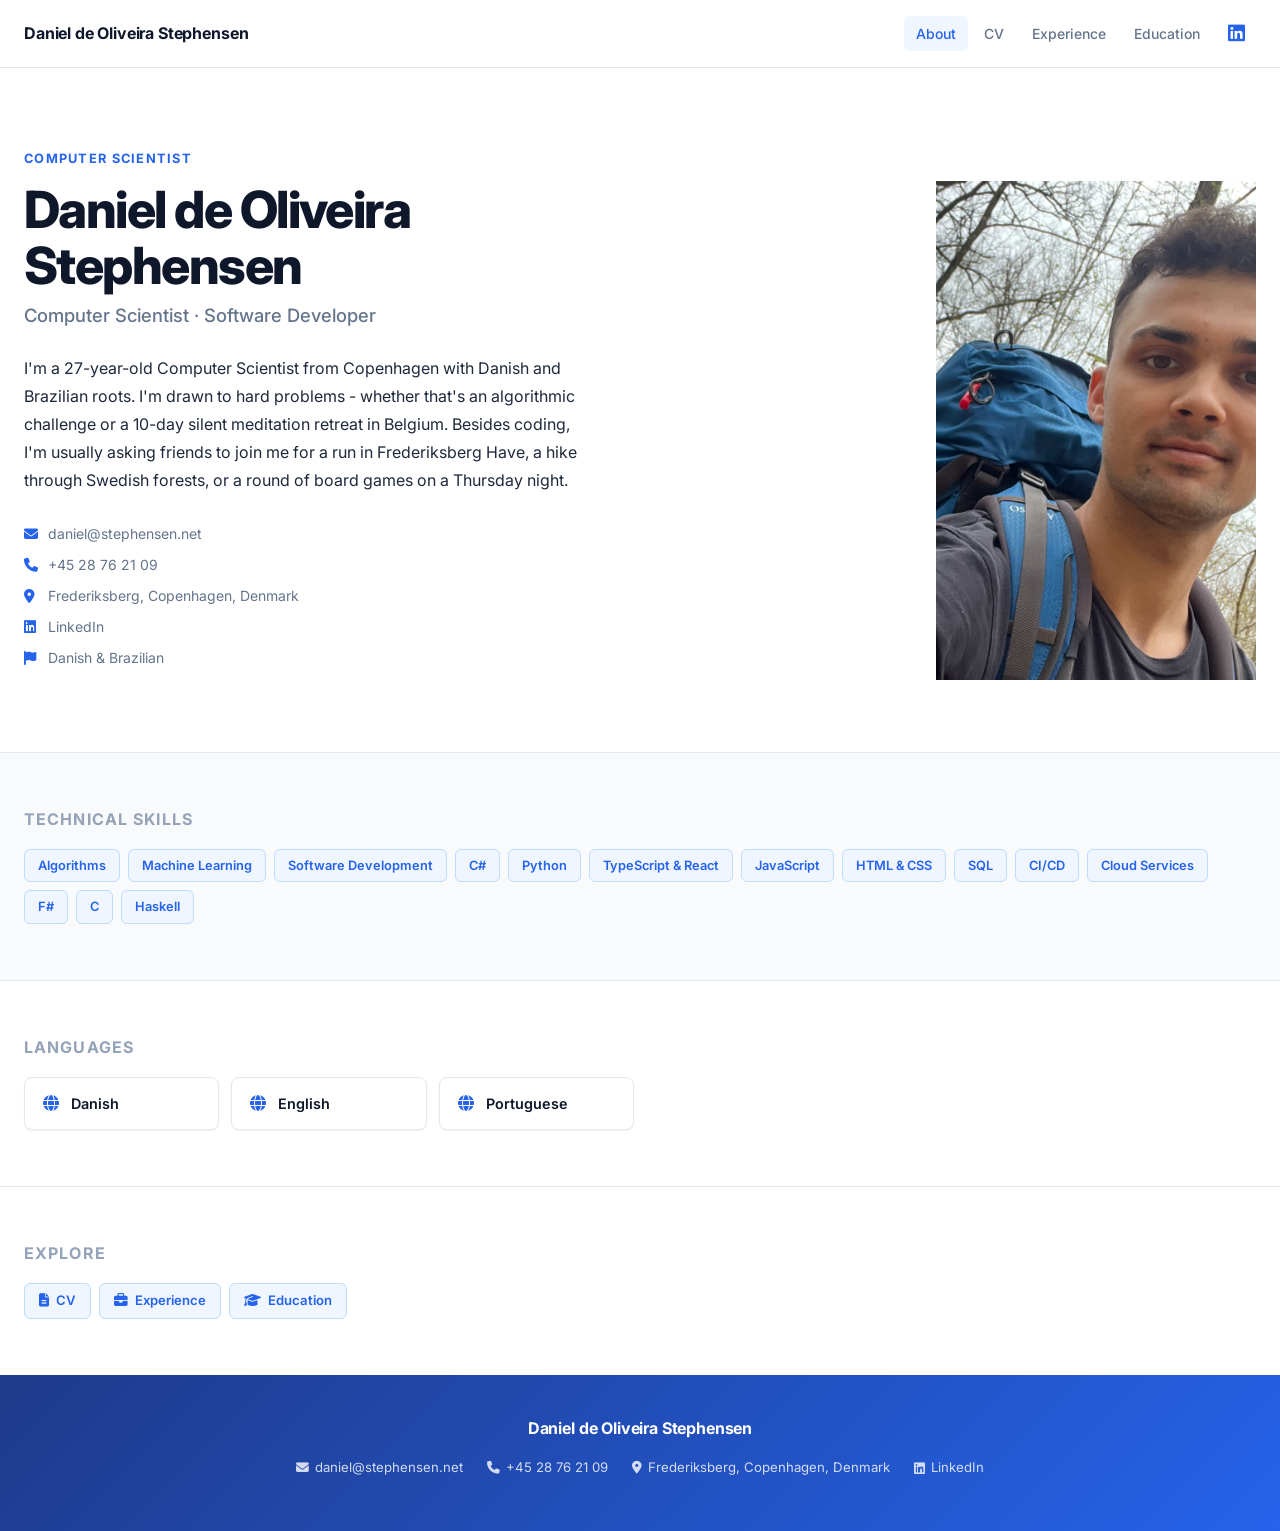
<file: index.html>
<!DOCTYPE html>
<html lang="en">
<head>
  <meta charset="UTF-8">
  <meta name="viewport" content="width=device-width, initial-scale=1.0">
  <title>Daniel de Oliveira Stephensen — Computer Scientist</title>
  <meta name="description" content="Personal website of Daniel de Oliveira Stephensen, Computer Scientist at the University of Copenhagen.">
  <link rel="preconnect" href="https://fonts.googleapis.com">
  <link rel="preconnect" href="https://fonts.gstatic.com" crossorigin>
  <link href="https://fonts.googleapis.com/css2?family=Inter:wght@400;500;600;700;800&display=swap" rel="stylesheet">
  <link rel="stylesheet" href="https://cdnjs.cloudflare.com/ajax/libs/font-awesome/6.5.0/css/all.min.css">
  <link rel="stylesheet" href="assets/css/styles.css">
</head>
<body>

  <!-- ── Navigation ───────────────────────────────────────────────── -->
  <nav class="nav" role="navigation">
    <div class="nav-inner">
      <a class="nav-logo" href="/">Daniel de Oliveira Stephensen</a>
      <button class="nav-toggle" aria-label="Toggle navigation" aria-expanded="false">
        <span></span><span></span><span></span>
      </button>
      <div class="nav-links">
        <a href="/" class="active">About</a>
        <a href="/cv">CV</a>
        <a href="/experience">Experience</a>
        <a href="/education">Education</a>
        <a href="https://www.linkedin.com/in/danielstephensen" target="_blank" rel="noopener" class="nav-linkedin" aria-label="LinkedIn">
          <i class="fa-brands fa-linkedin"></i>
        </a>
      </div>
    </div>
  </nav>

  <!-- ── Hero ─────────────────────────────────────────────────────── -->
  <main class="page">
    <section class="hero">
      <p class="hero-inner hero-eyebrow">Computer Scientist</p>
      <div>
        <div class="hero-inner" style="align-items: flex-start;">
          <div class="hero-text">
            
            <h1 class="hero-name">Daniel de Oliveira<br>Stephensen</h1>
            <p class="hero-title">Computer Scientist · Software Developer</p>
            <p class="hero-bio">
              I'm a <span id="hero-age"></span>-year-old Computer Scientist from Copenhagen with Danish and Brazilian roots.
              I'm drawn to hard problems - whether that's an algorithmic challenge or a 10-day silent
              meditation retreat in Belgium. Besides coding, I'm usually asking friends to join me
              for a run in Frederiksberg Have, a hike through Swedish forests, or a round of board games on a
              Thursday night.
            </p>
            <div class="hero-contact">
              <a href="mailto:daniel@stephensen.net">
                <i class="fa-solid fa-envelope"></i>daniel@stephensen.net
              </a>
              <a href="tel:+4528762109">
                <i class="fa-solid fa-phone"></i>+45 28 76 21 09
              </a>
              <span>
                <a href="https://www.google.com/maps/search/?api=1&query=Frederiksberg+Copenhagen+Denmark" target="_blank">
                  <i class="fa-solid fa-location-dot"></i>
                  Frederiksberg, Copenhagen, Denmark
                </a>
              </span>
              <a href="https://www.linkedin.com/in/danielstephensen" target="_blank" rel="noopener">
                <i class="fa-brands fa-linkedin"></i>LinkedIn
              </a>
              <span>
                <i class="fa-solid fa-flag"></i>Danish &amp; Brazilian
              </span>
            </div>
          </div>

          <!-- Replace profile.jpg with your own photo -->
          <div>
            <img
              src="assets/images/profile.png"
              alt="Daniel de Oliveira Stephensen"
            >
          </div>
        </div>
      </div>
    </section>

    <hr class="divider">

    <!-- ── Skills ───────────────────────────────────────────────────── -->
    <section class="info-section">
      <div class="info-section-inner">
        <h2>Technical Skills</h2>
        <div class="tag-grid">
          <span class="tag tech">Algorithms</span>
          <span class="tag tech">Machine Learning</span>
          <span class="tag tech">Software Development</span>
          <span class="tag tech">C#</span>
          <span class="tag tech">Python</span>
          <span class="tag tech">TypeScript &amp; React</span>
          <span class="tag tech">JavaScript</span>
          <span class="tag tech">HTML &amp; CSS</span>
          <span class="tag tech">SQL</span>
          <span class="tag tech">CI/CD</span>
          <span class="tag tech">Cloud Services</span>
          <span class="tag tech">F#</span>
          <span class="tag tech">C</span>
          <span class="tag tech">Haskell</span>
          
          
        </div>
      </div>
    </section>

    <!-- ── Languages ────────────────────────────────────────────────── -->
    <section class="info-section">
      <div class="info-section-inner">
        <h2>Languages</h2>
        <div class="lang-grid">
          <div class="lang-item"><i class="fa-solid fa-globe"></i><span>Danish</span></div>
          <div class="lang-item"><i class="fa-solid fa-globe"></i><span>English</span></div>
          <div class="lang-item"><i class="fa-solid fa-globe"></i><span>Portuguese</span></div>
        </div>
      </div>
    </section>

    <!-- ── Quick links ───────────────────────────────────────────────── -->
    <section class="info-section">
      <div class="info-section-inner">
        <h2>Explore</h2>
        <div class="tag-grid">
          <a href="/cv"  class="btn-link"><i class="fa-solid fa-file-lines"></i>CV</a>
          <a href="/experience" class="btn-link"><i class="fa-solid fa-briefcase"></i>Experience</a>
          <a href="/education"  class="btn-link"><i class="fa-solid fa-graduation-cap"></i>Education</a>
        </div>
      </div>
    </section>
  </main>

  <!-- ── Footer ───────────────────────────────────────────────────── -->
  <footer class="footer">
    <p class="footer-name">Daniel de Oliveira Stephensen</p>
    <div class="footer-contacts">
      <a href="mailto:daniel@stephensen.net"><i class="fa-solid fa-envelope"></i>daniel@stephensen.net</a>
      <a href="tel:+4528762109"><i class="fa-solid fa-phone"></i>+45 28 76 21 09</a>
      <span>
        <a href="https://www.google.com/maps/search/?api=1&query=Frederiksberg+Copenhagen+Denmark" target="_blank">
          <i class="fa-solid fa-location-dot"></i>
          Frederiksberg, Copenhagen, Denmark
        </a>
      </span>
      <a href="https://www.linkedin.com/in/danielstephensen" target="_blank" rel="noopener"><i class="fa-brands fa-linkedin"></i>LinkedIn</a>
    </div>
  </footer>

  <script src="assets/js/main.js"></script>
</body>
</html>
</file>
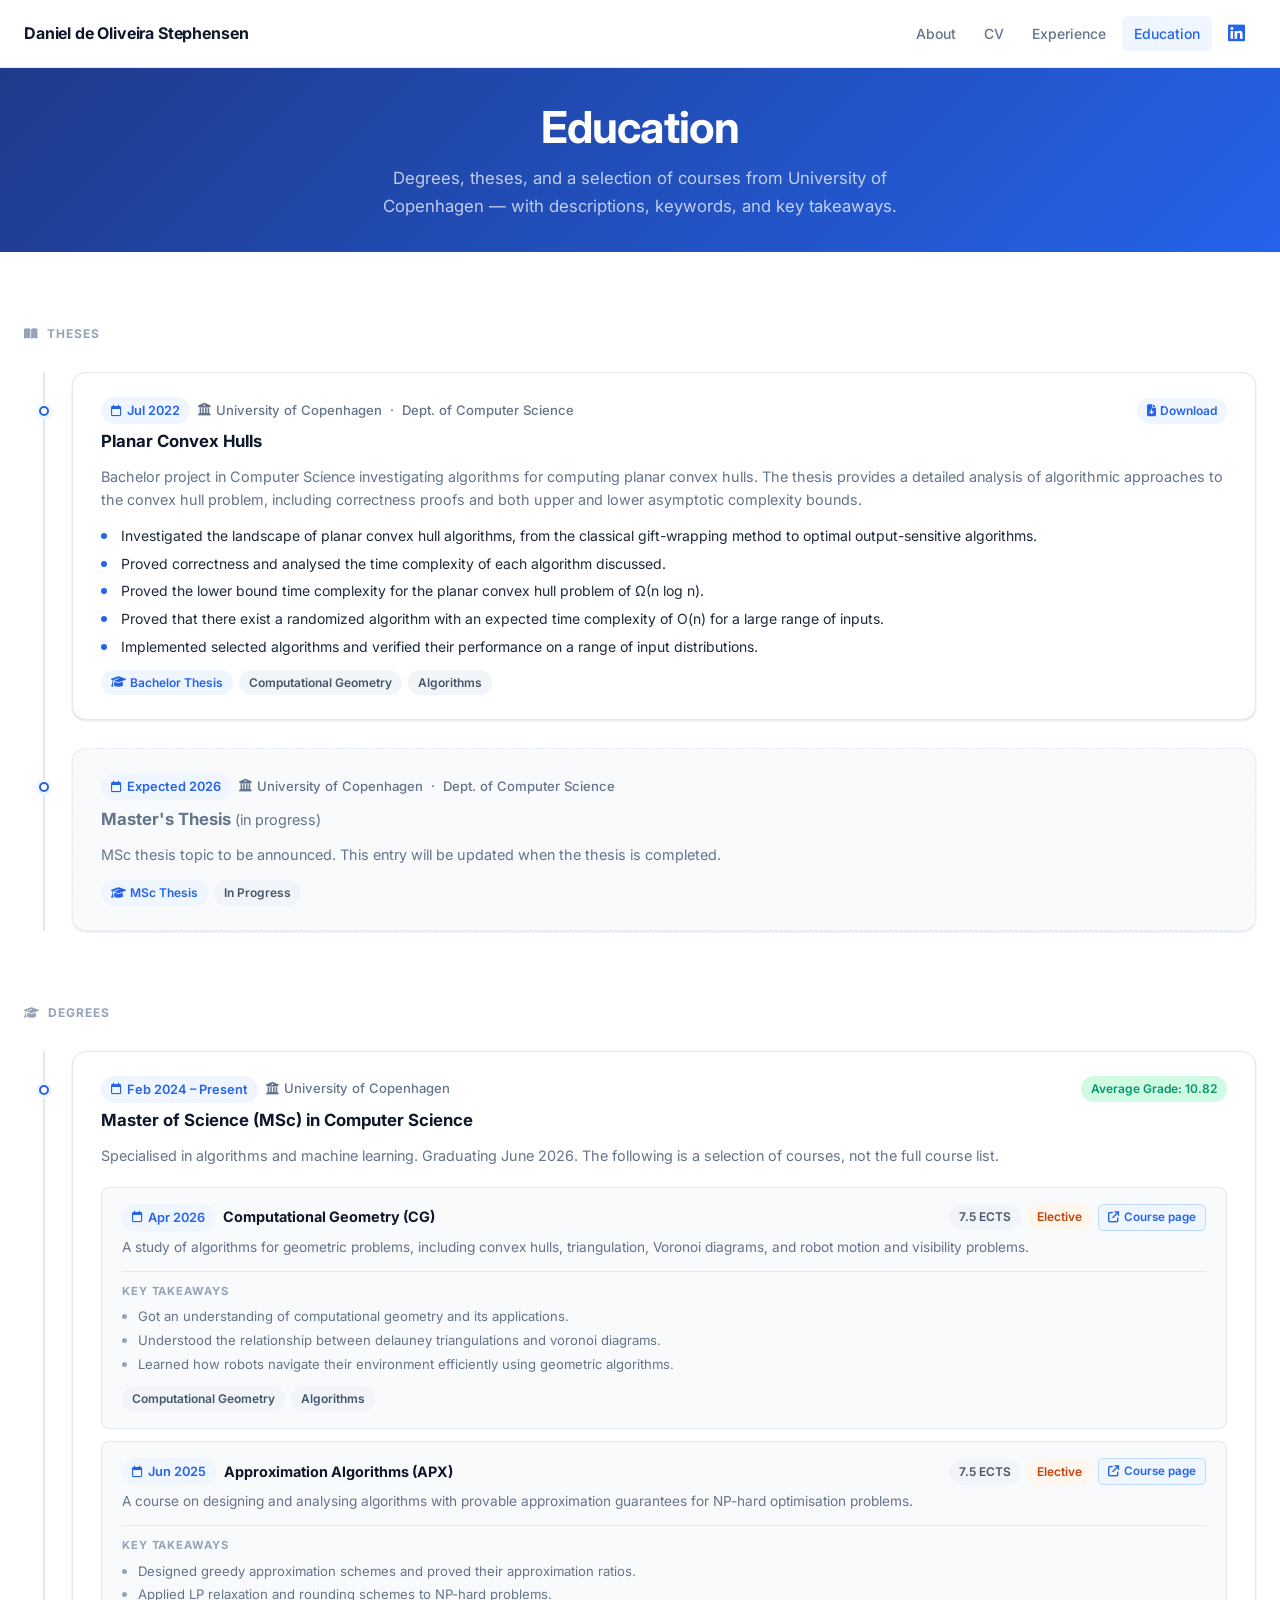
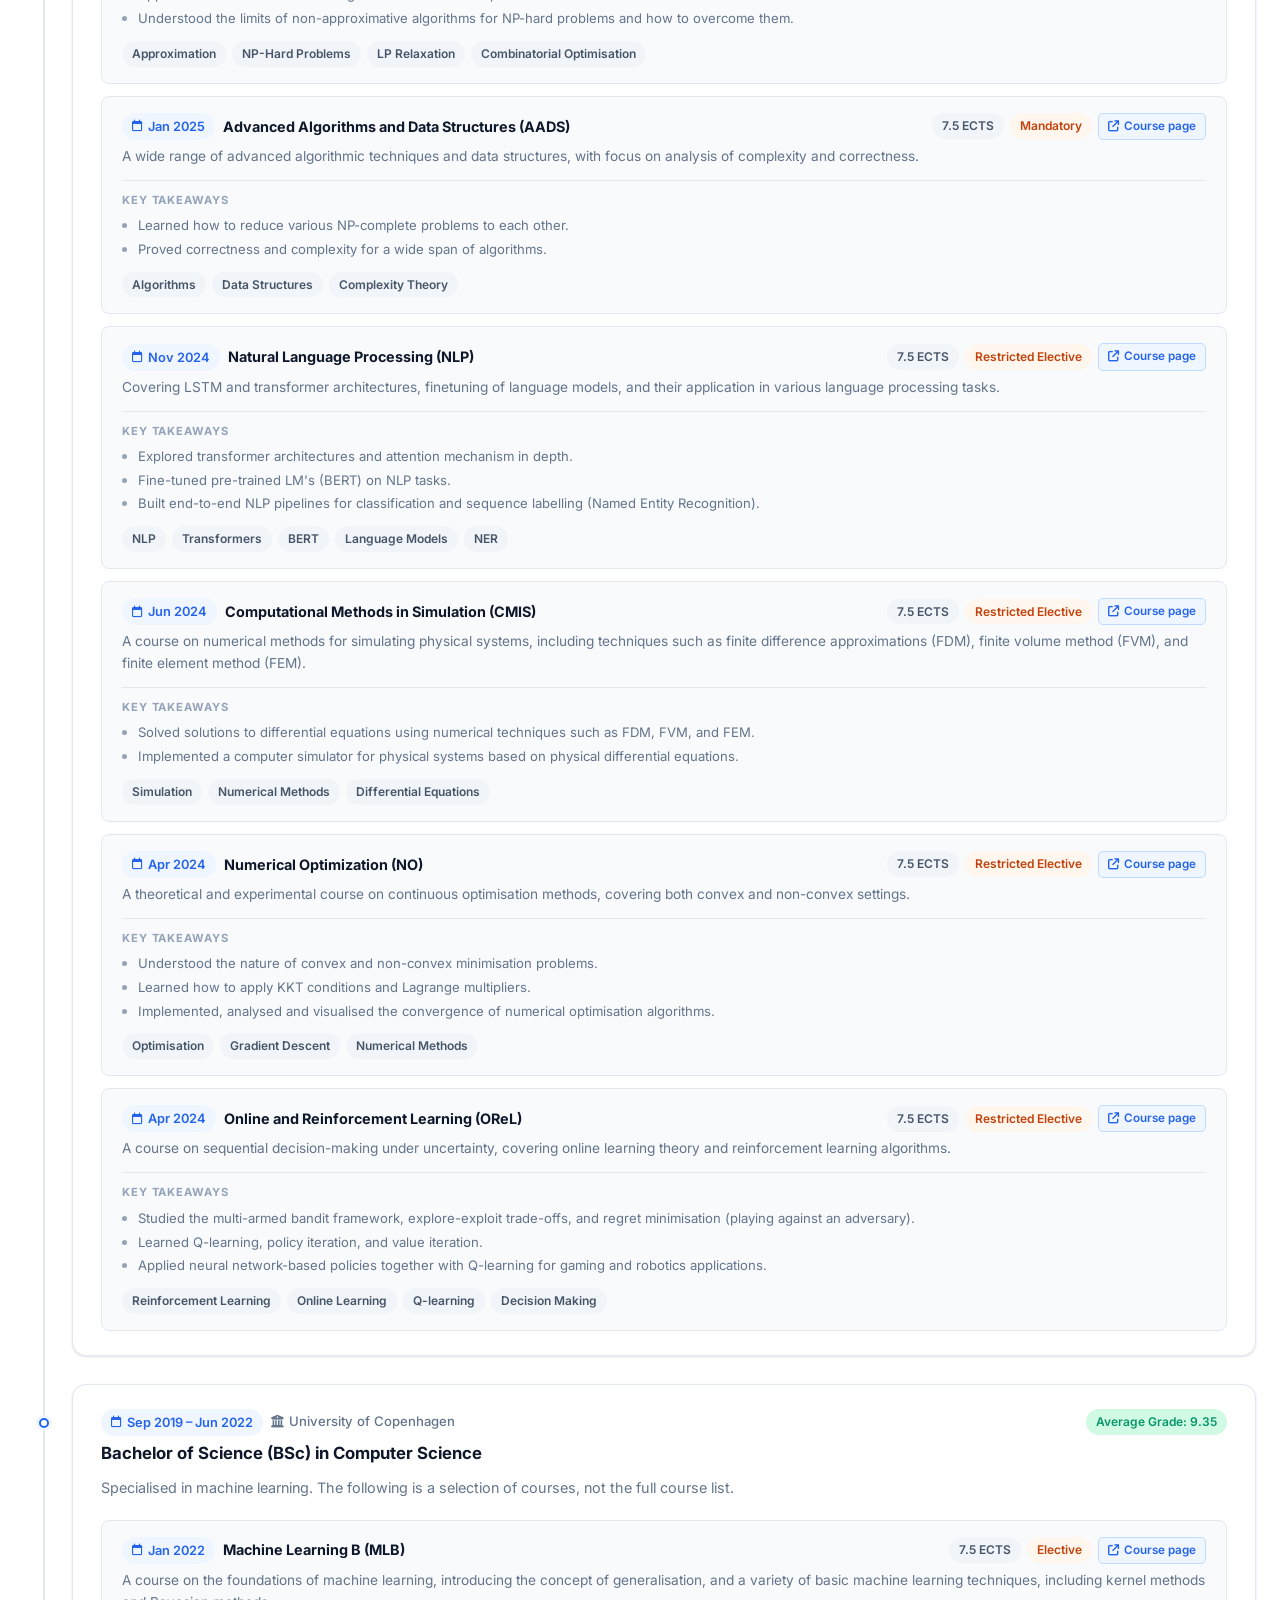
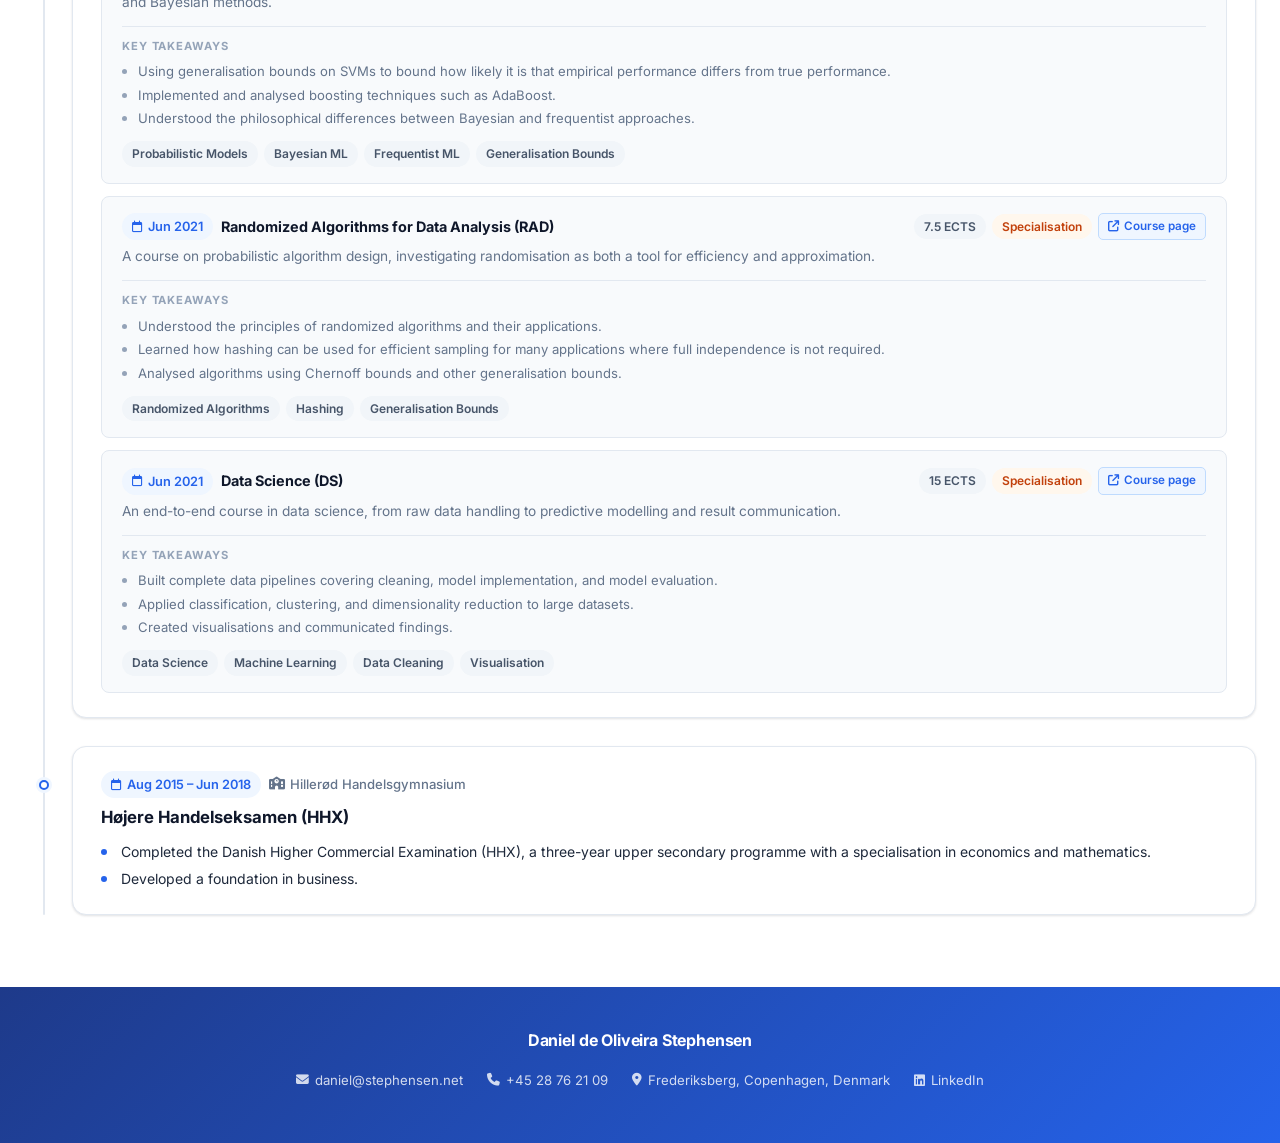
<file: education.html>
<!DOCTYPE html>
<html lang="en">
<head>
  <meta charset="UTF-8">
  <meta name="viewport" content="width=device-width, initial-scale=1.0">
  <title>Education — Daniel de Oliveira Stephensen</title>
  <meta name="description" content="Educational background of Daniel de Oliveira Stephensen, including university courses.">
  <link rel="preconnect" href="https://fonts.googleapis.com">
  <link rel="preconnect" href="https://fonts.gstatic.com" crossorigin>
  <link href="https://fonts.googleapis.com/css2?family=Inter:wght@400;500;600;700;800&display=swap" rel="stylesheet">
  <link rel="stylesheet" href="https://cdnjs.cloudflare.com/ajax/libs/font-awesome/6.5.0/css/all.min.css">
  <link rel="stylesheet" href="assets/css/styles.css">
</head>
<body>

  <!-- ── Navigation ───────────────────────────────────────────────── -->
  <nav class="nav" role="navigation">
    <div class="nav-inner">
      <a class="nav-logo" href="/">Daniel de Oliveira Stephensen</a>
      <button class="nav-toggle" aria-label="Toggle navigation" aria-expanded="false">
        <span></span><span></span><span></span>
      </button>
      <div class="nav-links">
        <a href="/">About</a>
        <a href="/cv">CV</a>
        <a href="/experience">Experience</a>
        <a href="/education" class="active">Education</a>
        <a href="https://www.linkedin.com/in/danielstephensen" target="_blank" rel="noopener" class="nav-linkedin" aria-label="LinkedIn">
          <i class="fa-brands fa-linkedin"></i>
        </a>
      </div>
    </div>
  </nav>

  <!-- ── Page header ──────────────────────────────────────────────── -->
  <main class="page">
    <header class="section-header">
      <h1>Education</h1>
      <p>Degrees, theses, and a selection of courses from University of Copenhagen — with descriptions, keywords, and key takeaways.</p>
    </header>

    <!-- ── Timeline ──────────────────────────────────────────────────── -->
    <section id="theses" class="timeline-section">
      <div class="container">
        <p class="timeline-label"><i class="fa-solid fa-book-open"></i>&nbsp; Theses</p>
        <div class="timeline">

          <!-- Bachelor Thesis -->
          <div id="thesis-bsc" class="tl-item">
            <div class="tl-card">
              <div class="tl-meta course-title-row">
                <div class="course-title-block">
                  <span class="tl-date"><i class="fa-regular fa-calendar"></i>Jul 2022</span>
                  <span class="tl-org"><i class="fa-solid fa-building-columns"></i>University of Copenhagen &nbsp;·&nbsp; Dept. of Computer Science</span>
                </div>
                <div class="course-meta">
                  <a href="/Bachelor_Projekt.pdf" class="badge badge-type" download>
                    <i class="fa-solid fa-file-arrow-down"></i>Download
                  </a>
                </div>
              </div>
              <h3 class="tl-title">Planar Convex Hulls</h3>
              <p class="tl-desc">
                Bachelor project in Computer Science investigating algorithms for computing planar convex hulls. The thesis provides a detailed analysis of algorithmic approaches to the convex hull problem, including correctness proofs and both upper and lower asymptotic complexity bounds.
              </p>
              <ul class="tl-bullets">
                <li>Investigated the landscape of planar convex hull algorithms, from the classical gift-wrapping method to optimal output-sensitive algorithms.</li>
                <li>Proved correctness and analysed the time complexity of each algorithm discussed.</li>
                <li>Proved the lower bound time complexity for the planar convex hull problem of Ω(n log n).</li>
                <li>Proved that there exist a randomized algorithm with an expected time complexity of O(n) for a large range of inputs.</li>
                <li>Implemented selected algorithms and verified their performance on a range of input distributions.</li>
              </ul>
              <div class="badge-row">
                <span class="badge badge-type"><i class="fa-solid fa-graduation-cap"></i> Bachelor Thesis</span>
                <span class="badge badge-pass">Computational Geometry</span>
                <span class="badge badge-pass">Algorithms</span>
              </div>
            </div>
          </div>

          <!-- MSc Thesis placeholder -->
          <div id="thesis-msc" class="tl-item">
            <div class="tl-card" style="border-style: dashed; background: var(--bg-alt);">
              <div class="tl-meta">
                <span class="tl-date"><i class="fa-regular fa-calendar"></i>Expected 2026</span>
                <span class="tl-org"><i class="fa-solid fa-building-columns"></i>University of Copenhagen &nbsp;·&nbsp; Dept. of Computer Science</span>
              </div>
              <h3 class="tl-title" style="color: var(--text-muted);">Master's Thesis <span style="font-weight:400; font-size:.9rem;">(in progress)</span></h3>
              <p class="tl-desc">MSc thesis topic to be announced. This entry will be updated when the thesis is completed.</p>
              <div class="badge-row">
                <span class="badge badge-type"><i class="fa-solid fa-graduation-cap"></i> MSc Thesis</span>
                <span class="badge badge-pass">In Progress</span>
              </div>
            </div>
          </div>

        </div><!-- /timeline theses -->
      </div><!-- /container -->
    </section>

    <section id="degrees" class="timeline-section">
      <div class="container">
        <p class="timeline-label"><i class="fa-solid fa-graduation-cap"></i>&nbsp; Degrees</p>
        <div class="timeline">

          <!-- ══════════════════════════════════════════════════════════
               MSc Computer Science
          ══════════════════════════════════════════════════════════════ -->
          <div id="msc" class="tl-item">
            <div class="tl-card">
              <div class="tl-meta course-title-row">
                <div class="course-title-block">
                  <span class="tl-date"><i class="fa-regular fa-calendar"></i>Feb 2024 – Present</span>
                  <span class="tl-org"><i class="fa-solid fa-building-columns"></i>University of Copenhagen</span>
                </div>
                <div class="course-meta">
                  <span class="badge badge-grade ">Average Grade: 10.82</span>
                </div>
              </div>
              <h3 class="tl-title">Master of Science (MSc) in Computer Science</h3>
              <p class="tl-desc">Specialised in algorithms and machine learning. Graduating June 2026. The following is a selection of courses, not the full course list.</p>

              <div class="course-list">

                <!-- Computational Geometry -->
                <div id="course-cg" class="course-item">
                  <div class="course-title-row">
                    <div class="course-title-block">
                      <span class="tl-date"><i class="fa-regular fa-calendar"></i>Apr 2026</span>
                      <span class="course-name">Computational Geometry (CG)</span>
                    </div>
                    <div class="course-meta">
                      <span class="badge badge-ects">7.5 ECTS</span>
                      <span class="badge badge-course-type">Elective</span>
                      <a href="https://kurser.ku.dk/course/ndak10009u" target="_blank" rel="noopener" class="course-link">
                        <i class="fa-solid fa-arrow-up-right-from-square"></i>Course page
                      </a>
                    </div>
                  </div>
                  <p class="course-desc">A study of algorithms for geometric problems, including convex hulls, triangulation, Voronoi diagrams, and robot motion and visibility problems.</p>
                  <div class="course-takeaways">
                    <p class="takeaways-label">Key Takeaways</p>
                    <ul class="course-learned">
                      <li>Got an understanding of computational geometry and its applications.</li>
                      <li>Understood the relationship between delauney triangulations and voronoi diagrams.</li>
                      <li>Learned how robots navigate their environment efficiently using geometric algorithms.</li>
                    </ul>
                  </div>
                  <div class="badge-row">
                    <span class="badge badge-pass">Computational Geometry</span>
                    <span class="badge badge-pass">Algorithms</span>
                  </div>
                </div>

                <!-- Approximation Algorithms -->
                <div id="course-apx" class="course-item">
                  <div class="course-title-row">
                    <div class="course-title-block">
                      <span class="tl-date"><i class="fa-regular fa-calendar"></i>Jun 2025</span>
                      <span class="course-name">Approximation Algorithms (APX)</span>
                    </div>
                    <div class="course-meta">
                      <span class="badge badge-ects">7.5 ECTS</span>
                      <span class="badge badge-course-type">Elective</span>
                      <a href="https://kurser.ku.dk/course/ndak16001u" target="_blank" rel="noopener" class="course-link">
                        <i class="fa-solid fa-arrow-up-right-from-square"></i>Course page
                      </a>
                    </div>
                  </div>
                  <p class="course-desc">A course on designing and analysing algorithms with provable approximation guarantees for NP-hard optimisation problems.</p>
                  <div class="course-takeaways">
                    <p class="takeaways-label">Key Takeaways</p>
                    <ul class="course-learned">
                      <li>Designed greedy approximation schemes and proved their approximation ratios.</li>
                      <li>Applied LP relaxation and rounding schemes to NP-hard problems.</li>
                      <li>Understood the limits of non-approximative algorithms for NP-hard problems and how to overcome them.</li>
                    </ul>
                  </div>
                  <div class="badge-row">
                    <span class="badge badge-pass">Approximation</span>
                    <span class="badge badge-pass">NP-Hard Problems</span>
                    <span class="badge badge-pass">LP Relaxation</span>
                    <span class="badge badge-pass">Combinatorial Optimisation</span>
                  </div>
                </div>

                <!-- Advanced Algorithms and Data Structures -->
                <div id="course-aads" class="course-item">
                  <div class="course-title-row">
                    <div class="course-title-block">
                      <span class="tl-date"><i class="fa-regular fa-calendar"></i>Jan 2025</span>
                      <span class="course-name">Advanced Algorithms and Data Structures (AADS)</span>
                    </div>
                    <div class="course-meta">
                      <span class="badge badge-ects">7.5 ECTS</span>
                      <span class="badge badge-course-type">Mandatory</span>
                      <a href="https://kurser.ku.dk/course/ndaa09023u" target="_blank" rel="noopener" class="course-link">
                        <i class="fa-solid fa-arrow-up-right-from-square"></i>Course page
                      </a>
                    </div>
                  </div>
                  <p class="course-desc">A wide range of advanced algorithmic techniques and data structures, with focus on analysis of complexity and correctness.</p>
                  <div class="course-takeaways">
                    <p class="takeaways-label">Key Takeaways</p>
                    <ul class="course-learned">
                      <li>Learned how to reduce various NP-complete problems to each other.</li>
                      <li>Proved correctness and complexity for a wide span of algorithms.</li>
                    </ul>
                  </div>
                  <div class="badge-row">
                    <span class="badge badge-pass">Algorithms</span>
                    <span class="badge badge-pass">Data Structures</span>
                    <span class="badge badge-pass">Complexity Theory</span>
                  </div>
                </div>

                <!-- NLP -->
                <div id="course-nlp" class="course-item">
                  <div class="course-title-row">
                    <div class="course-title-block">
                      <span class="tl-date"><i class="fa-regular fa-calendar"></i>Nov 2024</span>
                      <span class="course-name">Natural Language Processing (NLP)</span>
                    </div>
                    <div class="course-meta">
                      <span class="badge badge-ects">7.5 ECTS</span>
                      <span class="badge badge-course-type">Restricted Elective</span>
                      <a href="https://kurser.ku.dk/course/ndak18000u" target="_blank" rel="noopener" class="course-link">
                        <i class="fa-solid fa-arrow-up-right-from-square"></i>Course page
                      </a>
                    </div>
                  </div>
                  <p class="course-desc">Covering LSTM and transformer architectures, finetuning of language models, and their application in various language processing tasks.</p>
                  <div class="course-takeaways">
                    <p class="takeaways-label">Key Takeaways</p>
                    <ul class="course-learned">
                      <li>Explored transformer architectures and attention mechanism in depth.</li>
                      <li>Fine-tuned pre-trained LM's (BERT) on NLP tasks.</li>
                      <li>Built end-to-end NLP pipelines for classification and sequence labelling (Named Entity Recognition).</li>
                    </ul>
                  </div>
                  <div class="badge-row">
                    <span class="badge badge-pass">NLP</span>
                    <span class="badge badge-pass">Transformers</span>
                    <span class="badge badge-pass">BERT</span>
                    <span class="badge badge-pass">Language Models</span>
                    <span class="badge badge-pass">NER</span>
                  </div>
                </div>

                <!-- Computational Methods in Simulation -->
                <div id="course-cmis" class="course-item">
                  <div class="course-title-row">
                    <div class="course-title-block">
                      <span class="tl-date"><i class="fa-regular fa-calendar"></i>Jun 2024</span>
                      <span class="course-name">Computational Methods in Simulation (CMIS)</span>
                    </div>
                    <div class="course-meta">
                      <span class="badge badge-ects">7.5 ECTS</span>
                      <span class="badge badge-course-type">Restricted Elective</span>
                      <a href="https://kurser.ku.dk/course/ndak12006u" target="_blank" rel="noopener" class="course-link">
                        <i class="fa-solid fa-arrow-up-right-from-square"></i>Course page
                      </a>
                    </div>
                  </div>
                  <p class="course-desc">A course on numerical methods for simulating physical systems, including techniques such as finite difference approximations (FDM), finite volume method (FVM), and finite element method (FEM).</p>
                  <div class="course-takeaways">
                    <p class="takeaways-label">Key Takeaways</p>
                    <ul class="course-learned">
                      <li>Solved solutions to differential equations using numerical techniques such as FDM, FVM, and FEM.</li>
                      <li>Implemented a computer simulator for physical systems based on physical differential equations.</li>
                    </ul>
                  </div>
                  <div class="badge-row">
                    <span class="badge badge-pass">Simulation</span>
                    <span class="badge badge-pass">Numerical Methods</span>
                    <span class="badge badge-pass">Differential Equations</span>
                  </div>
                </div>

                <!-- Numerical Optimization -->
                <div id="course-no" class="course-item">
                  <div class="course-title-row">
                    <div class="course-title-block">
                      <span class="tl-date"><i class="fa-regular fa-calendar"></i>Apr 2024</span>
                      <span class="course-name">Numerical Optimization (NO)</span>
                    </div>
                    <div class="course-meta">
                      <span class="badge badge-ects">7.5 ECTS</span>
                      <span class="badge badge-course-type">Restricted Elective</span>
                      <a href="https://kurser.ku.dk/course/ndaa09009u" target="_blank" rel="noopener" class="course-link">
                        <i class="fa-solid fa-arrow-up-right-from-square"></i>Course page
                      </a>
                    </div>
                  </div>
                  <p class="course-desc">A theoretical and experimental course on continuous optimisation methods, covering both convex and non-convex settings.</p>
                  <div class="course-takeaways">
                    <p class="takeaways-label">Key Takeaways</p>
                    <ul class="course-learned">
                      <li>Understood the nature of convex and non-convex minimisation problems.</li>
                      <li>Learned how to apply KKT conditions and Lagrange multipliers.</li>
                      <li>Implemented, analysed and visualised the convergence of numerical optimisation algorithms.</li>
                    </ul>
                  </div>
                  <div class="badge-row">
                    <span class="badge badge-pass">Optimisation</span>
                    <span class="badge badge-pass">Gradient Descent</span>
                    <span class="badge badge-pass">Numerical Methods</span>
                  </div>
                </div>

                <!-- Online and Reinforcement Learning -->
                <div id="course-orel" class="course-item">
                  <div class="course-title-row">
                    <div class="course-title-block">
                      <span class="tl-date"><i class="fa-regular fa-calendar"></i>Apr 2024</span>
                      <span class="course-name">Online and Reinforcement Learning (OReL)</span>
                    </div>
                    <div class="course-meta">
                      <span class="badge badge-ects">7.5 ECTS</span>
                      <span class="badge badge-course-type">Restricted Elective</span>
                      <a href="https://kurser.ku.dk/course/ndak21003u" target="_blank" rel="noopener" class="course-link">
                        <i class="fa-solid fa-arrow-up-right-from-square"></i>Course page
                      </a>
                    </div>
                  </div>
                  <p class="course-desc">A course on sequential decision-making under uncertainty, covering online learning theory and reinforcement learning algorithms.</p>
                  <div class="course-takeaways">
                    <p class="takeaways-label">Key Takeaways</p>
                    <ul class="course-learned">
                      <li>Studied the multi-armed bandit framework, explore-exploit trade-offs, and regret minimisation (playing against an adversary).</li>
                      <li>Learned Q-learning, policy iteration, and value iteration.</li>
                      <li>Applied neural network-based policies together with Q-learning for gaming and robotics applications.</li>
                    </ul>
                  </div>
                  <div class="badge-row">
                    <span class="badge badge-pass">Reinforcement Learning</span>
                    <span class="badge badge-pass">Online Learning</span>
                    <span class="badge badge-pass">Q-learning</span>
                    <span class="badge badge-pass">Decision Making</span>
                  </div>
                </div>

              </div><!-- /course-list MSc -->
            </div>
          </div>

          <!-- ══════════════════════════════════════════════════════════
               BSc Computer Science
          ══════════════════════════════════════════════════════════════ -->
          <div id="bsc" class="tl-item">
            <div class="tl-card">
              <div class="tl-meta course-title-row">
                <div class="course-title-block">
                  <span class="tl-date"><i class="fa-regular fa-calendar"></i>Sep 2019 – Jun 2022</span>
                  <span class="tl-org"><i class="fa-solid fa-building-columns"></i>University of Copenhagen</span>
                </div>
                <div class="course-meta">
                  <span class="badge badge-grade ">Average Grade: 9.35</span>
                </div>
              </div>
              <h3 class="tl-title">Bachelor of Science (BSc) in Computer Science</h3>
              <p class="tl-desc">Specialised in machine learning. The following is a selection of courses, not the full course list.</p>

              <div class="course-list">

                <!-- Machine Learning B -->
                <div id="course-mlb" class="course-item">
                  <div class="course-title-row">
                    <div class="course-title-block">
                      <span class="tl-date"><i class="fa-regular fa-calendar"></i>Jan 2022</span>
                      <span class="course-name">Machine Learning B (MLB)</span>
                    </div>
                    <div class="course-meta">
                      <span class="badge badge-ects">7.5 ECTS</span>
                      <span class="badge badge-course-type">Elective</span>
                      <a href="https://kurser.ku.dk/course/ndak22001u" target="_blank" rel="noopener" class="course-link">
                        <i class="fa-solid fa-arrow-up-right-from-square"></i>Course page
                      </a>
                    </div>
                  </div>
                  <p class="course-desc">A course on the foundations of machine learning, introducing the concept of generalisation, and a variety of basic machine learning techniques, including kernel methods and Bayesian methods.</p>
                  <div class="course-takeaways">
                    <p class="takeaways-label">Key Takeaways</p>
                    <ul class="course-learned">
                      <li>Using generalisation bounds on SVMs to bound how likely it is that empirical performance differs from true performance.</li>
                      <li>Implemented and analysed boosting techniques such as AdaBoost.</li>
                      <li>Understood the philosophical differences between Bayesian and frequentist approaches.</li>
                    </ul>
                  </div>
                  <div class="badge-row">
                    <span class="badge badge-pass">Probabilistic Models</span>
                    <span class="badge badge-pass">Bayesian ML</span>
                    <span class="badge badge-pass">Frequentist ML</span>
                    <span class="badge badge-pass">Generalisation Bounds</span>
                  </div>
                </div>

                <div id="course-rad" class="course-item">
                  <div class="course-title-row">
                    <div class="course-title-block">
                      <span class="tl-date"><i class="fa-regular fa-calendar"></i>Jun 2021</span>
                      <span class="course-name">Randomized Algorithms for Data Analysis (RAD)</span>
                    </div>
                    <div class="course-meta">
                      <span class="badge badge-ects">7.5 ECTS</span>
                      <span class="badge badge-course-type">Specialisation</span>
                      <a href="https://kurser.ku.dk/course/ndab18001u" target="_blank" rel="noopener" class="course-link">
                        <i class="fa-solid fa-arrow-up-right-from-square"></i>Course page
                      </a>
                    </div>
                  </div>
                  <p class="course-desc">A course on probabilistic algorithm design, investigating randomisation as both a tool for efficiency and approximation.</p>
                  <div class="course-takeaways">
                    <p class="takeaways-label">Key Takeaways</p>
                    <ul class="course-learned">
                      <li>Understood the principles of randomized algorithms and their applications.</li>
                      <li>Learned how hashing can be used for efficient sampling for many applications where full independence is not required.</li>
                      <li>Analysed algorithms using Chernoff bounds and other generalisation bounds.</li>
                    </ul>
                  </div>
                  <div class="badge-row">
                    <span class="badge badge-pass">Randomized Algorithms</span>
                    <span class="badge badge-pass">Hashing</span>
                    <span class="badge badge-pass">Generalisation Bounds</span>
                  </div>
                </div>

                <!-- Data Science -->
                <div id="course-ds" class="course-item">
                  <div class="course-title-row">
                    <div class="course-title-block">
                      <span class="tl-date"><i class="fa-regular fa-calendar"></i>Jun 2021</span>
                      <span class="course-name">Data Science (DS)</span>
                    </div>
                    <div class="course-meta">
                      <span class="badge badge-ects">15 ECTS</span>
                      <span class="badge badge-course-type">Specialisation</span>
                      <a href="https://kurser.ku.dk/course/ndab21002u/2021-2022" target="_blank" rel="noopener" class="course-link">
                        <i class="fa-solid fa-arrow-up-right-from-square"></i>Course page
                      </a>
                    </div>
                  </div>
                  <p class="course-desc">An end-to-end course in data science, from raw data handling to predictive modelling and result communication.</p>
                  <div class="course-takeaways">
                    <p class="takeaways-label">Key Takeaways</p>
                    <ul class="course-learned">
                      <li>Built complete data pipelines covering cleaning, model implementation, and model evaluation.</li>
                      <li>Applied classification, clustering, and dimensionality reduction to large datasets.</li>
                      <li>Created visualisations and communicated findings.</li>
                    </ul>
                  </div>
                  <div class="badge-row">
                    <span class="badge badge-pass">Data Science</span>
                    <span class="badge badge-pass">Machine Learning</span>
                    <span class="badge badge-pass">Data Cleaning</span>
                    <span class="badge badge-pass">Visualisation</span>
                  </div>
                </div>
              </div><!-- /course-list BSc -->
            </div>
          </div>

          <!-- ══════════════════════════════════════════════════════════
               HHX
          ══════════════════════════════════════════════════════════════ -->
          <div id="hhx" class="tl-item">
            <div class="tl-card">
              <div class="tl-meta">
                <span class="tl-date"><i class="fa-regular fa-calendar"></i>Aug 2015 – Jun 2018</span>
                <span class="tl-org"><i class="fa-solid fa-school"></i>Hillerød Handelsgymnasium</span>
              </div>
              <h3 class="tl-title">Højere Handelseksamen (HHX)</h3>
              <ul class="tl-bullets">
                <li>Completed the Danish Higher Commercial Examination (HHX), a three-year upper secondary programme with a specialisation in economics and mathematics.</li>
                <li>Developed a foundation in business.</li>
              </ul>
            </div>
          </div>

        </div><!-- /timeline -->
      </div><!-- /container -->
    </section>
  </main>

  <!-- ── Footer ───────────────────────────────────────────────────── -->
  <footer class="footer">
    <p class="footer-name">Daniel de Oliveira Stephensen</p>
    <div class="footer-contacts">
      <a href="mailto:daniel@stephensen.net"><i class="fa-solid fa-envelope"></i>daniel@stephensen.net</a>
      <a href="tel:+4528762109"><i class="fa-solid fa-phone"></i>+45 28 76 21 09</a>
      <span><i class="fa-solid fa-location-dot"></i>Frederiksberg, Copenhagen, Denmark</span>
      <a href="https://www.linkedin.com/in/danielstephensen" target="_blank" rel="noopener"><i class="fa-brands fa-linkedin"></i>LinkedIn</a>
    </div>
  </footer>

  <script src="assets/js/main.js"></script>
</body>
</html>
</file>
<file: assets/css/styles.css>
/* =====================================================================
   Design tokens
   ===================================================================== */
:root {
  --navy:         #0f172a;
  --navy-light:   #1e293b;
  --blue:         #2563eb;
  --blue-hover:   #1d4ed8;
  --blue-light:   #eff6ff;
  --blue-muted:   #bfdbfe;
  --text:         #1e293b;
  --text-muted:   #64748b;
  --text-light:   #94a3b8;
  --bg:           #ffffff;
  --bg-alt:       #f8fafc;
  --border:       #e2e8f0;
  --green:        #059669;
  --green-light:  #d1fae5;
  --amber:        #d97706;
  --amber-light:  #fef3c7;
  --gray-badge:   #f1f5f9;
  --gray-text:    #475569;
  --nav-h:        68px;
  --max-w:        1300px;
  --radius:       8px;
  --radius-lg:    14px;
  --shadow-sm:    0 1px 2px rgba(15,23,42,.06);
  --shadow:       0 1px 3px rgba(15,23,42,.08), 0 1px 2px rgba(15,23,42,.05);
  --shadow-md:    0 4px 12px rgba(15,23,42,.08), 0 2px 4px rgba(15,23,42,.04);
  --shadow-lg:    0 10px 24px rgba(15,23,42,.09), 0 4px 8px rgba(15,23,42,.05);
}

/* =====================================================================
   Reset & base
   ===================================================================== */
*, *::before, *::after { box-sizing: border-box; margin: 0; padding: 0; }

html { scroll-behavior: smooth; scroll-padding-top: var(--nav-h); }

body {
  font-family: 'Inter', -apple-system, BlinkMacSystemFont, 'Segoe UI', sans-serif;
  color: var(--text);
  background: var(--bg);
  line-height: 1.65;
  font-size: 16px;
  -webkit-font-smoothing: antialiased;
}

a { color: var(--blue); text-decoration: none; }
a:hover { color: var(--blue-hover); }

ul { list-style: none; }

img { max-width: 100%; display: block; }

/* =====================================================================
   Typography
   ===================================================================== */
h1, h2, h3, h4 { font-weight: 700; line-height: 1.25; color: var(--navy); }
h1 { font-size: clamp(2rem, 5vw, 2.75rem); letter-spacing: -.02em; }
h2 { font-size: clamp(1.35rem, 3vw, 1.75rem); letter-spacing: -.01em; }
h3 { font-size: 1.1rem; }
h4 { font-size: .9rem; font-weight: 600; }

p { color: var(--text); }

/* =====================================================================
   Navigation
   ===================================================================== */
.nav {
  position: fixed;
  inset: 0 0 auto 0;
  height: var(--nav-h);
  z-index: 100;
  background: rgba(255,255,255,.94);
  backdrop-filter: blur(12px);
  -webkit-backdrop-filter: blur(12px);
  border-bottom: 1px solid var(--border);
}

.nav-inner {
  max-width: var(--max-w);
  margin: 0 auto;
  padding: 0 24px;
  height: 100%;
  display: flex;
  align-items: center;
  justify-content: space-between;
  gap: 24px;
}

.nav-logo {
  font-size: 1rem;
  font-weight: 700;
  color: var(--navy);
  white-space: nowrap;
  letter-spacing: -.01em;
}
.nav-logo:hover { color: var(--blue); }

.nav-links {
  display: flex;
  align-items: center;
  gap: 4px;
}

.nav-links a {
  font-size: .875rem;
  font-weight: 500;
  color: var(--text-muted);
  padding: 6px 12px;
  border-radius: 6px;
  transition: color .15s, background .15s;
}
.nav-links a:hover { color: var(--navy); background: var(--bg-alt); }
.nav-links a.active { color: var(--blue); background: var(--blue-light); }

.nav-links .nav-linkedin {
  display: inline-flex;
  align-items: center;
  justify-content: center;
  width: 40px;
  height: 40px;
  padding: 0;
  border-radius: 50%;
  background: transparent;
  color: var(--text-muted);
  border: none;
  font-size: 1.2rem;
  flex-shrink: 0;
  color: var(--blue);
  transition: color .15s, background .15s;
}
.nav-links .nav-linkedin:hover {
  color: var(--blue);
  background: var(--bg-alt);
}

/* Hamburger */
.nav-toggle {
  display: none;
  flex-direction: column;
  gap: 5px;
  cursor: pointer;
  padding: 8px;
  border: none;
  background: none;
}
.nav-toggle span {
  width: 22px;
  height: 2px;
  background: var(--navy);
  border-radius: 2px;
  transition: transform .2s, opacity .2s;
}

/* =====================================================================
   Page wrapper
   ===================================================================== */
.page {
  padding-top: var(--nav-h);
  min-height: 100vh;
}

/* =====================================================================
   Section header (shared page title block)
   ===================================================================== */
.section-header {
  background: linear-gradient(135deg, #1e3a8a 0%, #2563eb 100%);
  color: #fff;
  padding: 32px 24px 32px;
  text-align: center;
}
.section-header h1 { color: #fff; margin-bottom: 10px; }
.section-header p {
  color: rgba(255, 255, 255, .72);
  font-size: 1.05rem;
  max-width: 520px;
  margin: 0 auto;
}

/* =====================================================================
   Container
   ===================================================================== */
.container {
  max-width: var(--max-w);
  margin: 0 auto;
  padding: 0 24px;
}

/* =====================================================================
   Timeline
   ===================================================================== */
.timeline-section {
  padding: 72px 0;
}
.timeline-section + .timeline-section { padding-top: 0; }

.timeline-label {
  font-size: .75rem;
  font-weight: 700;
  letter-spacing: .08em;
  text-transform: uppercase;
  color: var(--text-light);
  margin-bottom: 28px;
}

/*
  Timeline geometry (all values consistent):
  - .timeline padding-left: 48px
  - Line:  left 19px, width 2px  → center at 20px
  - Dot:   10×10px, left -33px from .tl-item
           → left edge at 48-33=15px from .timeline
           → center at 15+5=20px  ✓ matches line center
*/

.timeline {
  position: relative;
  padding-left: 48px;
}

/* Vertical line */
.timeline::before {
  content: '';
  position: absolute;
  left: 19px;
  top: 0;
  bottom: 0;
  width: 2px;
  background: var(--border);
  border-radius: 2px;
}

.tl-item {
  position: relative;
  margin-bottom: 28px;
}
.tl-item:last-child { margin-bottom: 0; }

/* Dot — vertically centred on the date label:
   card border (1) + padding-top (24) + half .tl-meta height (~13.5) - half dot height (5) ≈ 34px */
.tl-item::before {
  content: '';
  position: absolute;
  left: -33px;
  top: 34px;
  width: 10px;
  height: 10px;
  border-radius: 50%;
  background: #fff;
  border: 2px solid var(--blue);
  box-shadow: 0 0 0 3px var(--blue-light);
  z-index: 2;
}

/* =====================================================================
   Timeline card
   ===================================================================== */
.tl-card {
  background: var(--bg);
  border: 1px solid var(--border);
  border-radius: var(--radius-lg);
  padding: 24px 28px;
  box-shadow: var(--shadow);
  transition: box-shadow .2s, border-color .2s;
}
.tl-card:hover {
  box-shadow: var(--shadow-md);
  border-color: var(--blue-muted);
}

.tl-meta {
  display: flex;
  align-items: center;
  gap: 8px;
  flex-wrap: wrap;
  margin-bottom: 8px;
}

.tl-date {
  font-size: .8rem;
  font-weight: 600;
  color: var(--blue);
  background: var(--blue-light);
  padding: 3px 10px;
  border-radius: 20px;
  display: inline-flex;
  align-items: center;
  gap: 5px;
}
.tl-date i { font-size: .75rem; }

.tl-org {
  font-size: .82rem;
  font-weight: 500;
  color: var(--text-muted);
  display: inline-flex;
  align-items: center;
  gap: 5px;
}
.tl-org i { font-size: .8rem; }

.tl-title {
  font-size: 1.05rem;
  font-weight: 700;
  color: var(--navy);
  margin-bottom: 12px;
  line-height: 1.35;
}

.tl-desc {
  font-size: .9rem;
  color: var(--text-muted);
  line-height: 1.6;
  margin-bottom: 14px;
}

.tl-bullets {
  padding-left: 0;
  display: flex;
  flex-direction: column;
  gap: 6px;
}

.tl-bullets li {
  font-size: .875rem;
  color: var(--text);
  padding-left: 20px;
  position: relative;
  line-height: 1.55;
}
.tl-bullets li::before {
  content: '';
  position: absolute;
  left: 0;
  top: 8px;
  width: 6px;
  height: 6px;
  border-radius: 50%;
  background: var(--blue);
}

/* =====================================================================
   Badges (grade, ECTS, tags)
   ===================================================================== */
.badge-row {
  display: flex;
  align-items: center;
  gap: 6px;
  flex-wrap: wrap;
  margin-top: 12px;
}

.badge {
  font-size: .75rem;
  font-weight: 600;
  padding: 3px 10px;
  border-radius: 20px;
  display: inline-flex;
  align-items: center;
  gap: 4px;
}

.badge-pass     { background: var(--gray-badge);  color: var(--gray-text); }
.badge-grade    { background: var(--green-light);  color: var(--green); }
.badge-ects     { background: var(--gray-badge);  color: var(--gray-text); }
.badge-type     { background: var(--blue-light);  color: var(--blue); }

/* =====================================================================
   Icon link button (course description, website, etc.)
   ===================================================================== */
.btn-link {
  display: inline-flex;
  align-items: center;
  gap: 7px;
  font-size: .82rem;
  font-weight: 600;
  color: var(--blue);
  border: 1.5px solid var(--blue-muted);
  background: var(--blue-light);
  padding: 6px 14px;
  border-radius: 6px;
  transition: background .15s, border-color .15s, color .15s;
}
.btn-link:hover {
  background: var(--blue);
  border-color: var(--blue);
  color: #fff;
}
.btn-link i { font-size: .85rem; }

.btn-download {
  display: inline-flex;
  align-items: center;
  gap: 7px;
  font-size: .82rem;
  font-weight: 600;
  color: var(--green);
  border: 1.5px solid #6ee7b7;
  background: var(--green-light);
  padding: 6px 14px;
  border-radius: 6px;
  transition: background .15s, border-color .15s, color .15s;
}
.btn-download:hover {
  background: var(--green);
  border-color: var(--green);
  color: #fff;
}
.btn-download i { font-size: .85rem; }

.btn-row {
  display: flex;
  gap: 10px;
  flex-wrap: wrap;
  margin-top: 16px;
}

/* =====================================================================
   Skills / tag cloud
   ===================================================================== */
.tag-grid {
  display: flex;
  flex-wrap: wrap;
  gap: 8px;
}

.tag {
  font-size: .8rem;
  font-weight: 600;
  padding: 5px 13px;
  border-radius: 6px;
  background: var(--gray-badge);
  color: var(--gray-text);
  border: 1px solid var(--border);
}
.tag.tech   { background: var(--blue-light);  color: var(--blue);  border-color: var(--blue-muted); }
.tag.lang   { background: var(--green-light); color: var(--green); border-color: #6ee7b7; }

/* =====================================================================
   Course list (inside education cards)
   ===================================================================== */
.course-list {
  display: flex;
  flex-direction: column;
  gap: 12px;
  margin-top: 20px;
}

.course-item {
  background: var(--bg-alt);
  border: 1px solid var(--border);
  border-radius: var(--radius);
  padding: 16px 20px;
  transition: border-color .15s;
}
.course-item:hover { border-color: var(--blue-muted); }

/* Top row: title-block (left) + meta group (right) */
.course-title-row {
  display: flex;
  align-items: center;
  justify-content: space-between;
  gap: 12px;
  flex-wrap: wrap;
  margin-bottom: 6px;
}

.course-title-block {
  display: flex;
  flex-direction: row;
  align-items: center;
  gap: 8px;
  flex-wrap: wrap;
}

.course-name {
  font-size: .9rem;
  font-weight: 700;
  color: var(--navy);
  line-height: 1.35;
}

.course-meta {
  display: flex;
  align-items: center;
  gap: 6px;
  flex-shrink: 0;
  flex-wrap: wrap;
}

.course-link {
  display: inline-flex;
  align-items: center;
  gap: 5px;
  font-size: .73rem;
  font-weight: 600;
  color: var(--blue);
  white-space: nowrap;
  flex-shrink: 0;
  padding: 3px 9px;
  border-radius: 5px;
  border: 1px solid var(--blue-muted);
  background: var(--blue-light);
  transition: background .15s, color .15s, border-color .15s;
  text-decoration: none;
}
.course-link:hover {
  background: var(--blue);
  border-color: var(--blue);
  color: #fff;
}
.course-link i { font-size: .7rem; }

/* Short text description */
.course-desc {
  font-size: .855rem;
  color: var(--text-muted);
  line-height: 1.6;
  margin: 6px 0 8px;
}

/* TA badge */
.badge-ta {
  background: #fef3c7;
  color: #92400e;
}

/* Course type badge */
.badge-course-type {
  background: #fff7ed;
  color: #c2410c;
}

/* Key Takeaways section */
.course-takeaways {
  margin-top: 12px;
  padding-top: 10px;
  border-top: 1px solid var(--border);
}

.takeaways-label {
  font-size: .7rem;
  font-weight: 700;
  letter-spacing: .08em;
  text-transform: uppercase;
  color: var(--text-light);
  margin-bottom: 7px;
}

.course-learned {
  padding-left: 0;
  display: flex;
  flex-direction: column;
  gap: 4px;
}
.course-learned li {
  font-size: .82rem;
  color: var(--text-muted);
  padding-left: 16px;
  position: relative;
  line-height: 1.5;
}
.course-learned li::before {
  content: '';
  position: absolute;
  left: 0;
  top: 7px;
  width: 5px;
  height: 5px;
  border-radius: 50%;
  background: var(--text-light);
}

/* =====================================================================
   Video embed
   ===================================================================== */
.video-wrap {
  margin-top: 20px;
  border-radius: var(--radius);
  overflow: hidden;
  background: var(--navy);
  aspect-ratio: 16 / 9;
  display: flex;
  align-items: center;
  justify-content: center;
  border: 1px solid var(--border);
}
.video-wrap iframe {
  width: 100%;
  height: 100%;
  border: none;
}
.video-placeholder {
  text-align: center;
  color: var(--text-light);
}
.video-placeholder i { font-size: 2.5rem; margin-bottom: 10px; display: block; color: #475569; }
.video-placeholder p { font-size: .82rem; }

/* =====================================================================
   Hero (home page)
   ===================================================================== */
.hero {
  padding: 80px 0 72px;
}

.hero-inner {
  max-width: var(--max-w);
  margin: 0 auto;
  padding: 0 24px;
  display: grid;
  grid-template-columns: 1fr 320px;
  gap: 64px;
  align-items: center;
}

.hero-eyebrow {
  font-size: .8rem;
  font-weight: 700;
  letter-spacing: .1em;
  text-transform: uppercase;
  color: var(--blue);
  margin-bottom: 12px;
}

.hero-name {
  font-size: clamp(2.2rem, 5vw, 3.2rem);
  font-weight: 800;
  color: var(--navy);
  letter-spacing: -.03em;
  line-height: 1.1;
  margin-bottom: 6px;
}

.hero-title {
  font-size: 1.15rem;
  font-weight: 500;
  color: var(--text-muted);
  margin-bottom: 24px;
}

.hero-bio {
  font-size: 1rem;
  color: var(--text);
  line-height: 1.75;
  max-width: 560px;
  margin-bottom: 28px;
}

.hero-contact {
  display: flex;
  flex-direction: column;
  gap: 8px;
}
.hero-contact a, .hero-contact span {
  font-size: .875rem;
  color: var(--text-muted);
  display: inline-flex;
  align-items: center;
  gap: 8px;
  transition: color .15s;
}
.hero-contact a:hover { color: var(--blue); }
.hero-contact i { width: 16px; color: var(--blue); }

.hero-photo-wrap {
  display: flex;
  justify-content: center;
}

.hero-photo {
  width: 260px;
  height: 260px;
  border-radius: 50%;
  object-fit: cover;
  border: 4px solid var(--border);
  box-shadow: var(--shadow-lg);
}

.hero-photo-placeholder {
  width: 260px;
  height: 260px;
  border-radius: 50%;
  background: var(--bg-alt);
  border: 4px solid var(--border);
  display: flex;
  align-items: center;
  justify-content: center;
  color: var(--text-light);
  font-size: 5rem;
  box-shadow: var(--shadow-lg);
}

/* =====================================================================
   Home info sections
   ===================================================================== */
.info-section {
  padding: 56px 0;
  background: var(--bg-alt);
}
.info-section + .info-section { border-top: 1px solid var(--border); background: var(--bg); }

.info-section-inner {
  max-width: var(--max-w);
  margin: 0 auto;
  padding: 0 24px;
}

.info-section h2 {
  font-size: 1rem;
  font-weight: 700;
  letter-spacing: .07em;
  text-transform: uppercase;
  color: var(--text-light);
  margin-bottom: 20px;
}

.lang-grid {
  display: grid;
  grid-template-columns: repeat(auto-fill, minmax(180px, 1fr));
  gap: 12px;
}

.lang-item {
  background: var(--bg);
  border: 1px solid var(--border);
  border-radius: var(--radius);
  padding: 14px 18px;
  display: flex;
  align-items: center;
  gap: 12px;
  box-shadow: var(--shadow-sm);
}
.lang-item i { color: var(--blue); font-size: 1rem; }
.lang-item span { font-size: .9rem; font-weight: 600; color: var(--navy); }

@font-face {
  font-family: 'Now';
  src: url('../fonts/Now-Regular.woff2') format('woff2');
  font-weight: 400;
  font-style: normal;
}

@font-face {
  font-family: 'Now';
  src: url('../fonts/Now-Bold.woff2') format('woff2');
  font-weight: 700;
  font-style: normal;
}

/* =====================================================================
   Divider
   ===================================================================== */
.divider {
  border: none;
  border-top: 1px solid var(--border);
  margin: 0;
}

/* =====================================================================
   Footer
   ===================================================================== */
.footer {
  background: linear-gradient(135deg, #1e3a8a 0%, #2563eb 100%);
  color: rgba(255,255,255,.72);
  text-align: center;
  padding: 40px 24px 32px;
  font-size: .825rem;
}

.footer-name {
  font-size: 1rem;
  font-weight: 700;
  color: #fff;
  margin-bottom: 16px;
  letter-spacing: -.01em;
}

.footer-contacts {
  display: flex;
  justify-content: center;
  flex-wrap: wrap;
  gap: 10px 24px;
  margin-bottom: 20px;
}

.footer-contacts a,
.footer-contacts span {
  color: rgba(255,255,255,.8);
  display: inline-flex;
  align-items: center;
  gap: 6px;
  font-size: .825rem;
  transition: color .15s;
  text-decoration: none;
}
.footer-contacts a:hover { color: #fff; }
.footer-contacts i { font-size: .8rem; }

.footer-copy {
  font-size: .75rem;
  color: rgba(255,255,255,.4);
  padding-top: 16px;
  border-top: 1px solid rgba(255,255,255,.12);
}

/* =====================================================================
   Misc utility
   ===================================================================== */
.sr-only {
  position: absolute; width: 1px; height: 1px;
  overflow: hidden; clip: rect(0,0,0,0); white-space: nowrap;
}

.text-muted { color: var(--text-muted); }
.mt-4  { margin-top: 4px; }
.mt-8  { margin-top: 8px; }
.mt-12 { margin-top: 12px; }
.mt-16 { margin-top: 16px; }
.mt-20 { margin-top: 20px; }

/* =====================================================================
   Responsive
   ===================================================================== */
@media (max-width: 768px) {
  /* Nav mobile */
  .nav-links {
    display: none;
    position: absolute;
    top: var(--nav-h);
    left: 0;
    right: 0;
    flex-direction: column;
    background: rgba(255,255,255,.98);
    border-bottom: 1px solid var(--border);
    padding: 12px 16px 16px;
    box-shadow: var(--shadow-md);
    gap: 2px;
  }
  .nav-links.open { display: flex; }
  .nav-links a { width: 100%; padding: 10px 14px; }
  .nav-toggle { display: flex; }

  /* Hero */
  .hero { padding: 48px 0 56px; }
  .hero-inner {
    grid-template-columns: 1fr;
    gap: 40px;
    text-align: center;
  }
  .hero-photo-wrap { order: -1; }
  .hero-photo, .hero-photo-placeholder { width: 180px; height: 180px; font-size: 3.5rem; }
  .hero-bio { max-width: 100%; }
  .hero-contact { align-items: center; }

  /* Timeline cards */
  .tl-card { padding: 20px; }

  /* Course list */
  .course-header { flex-direction: column; gap: 8px; }
}

@media (max-width: 500px) {
  .section-header { padding: 48px 16px 40px; }
  .timeline-section { padding: 48px 0; }
  .container { padding: 0 16px; }
}
</file>
